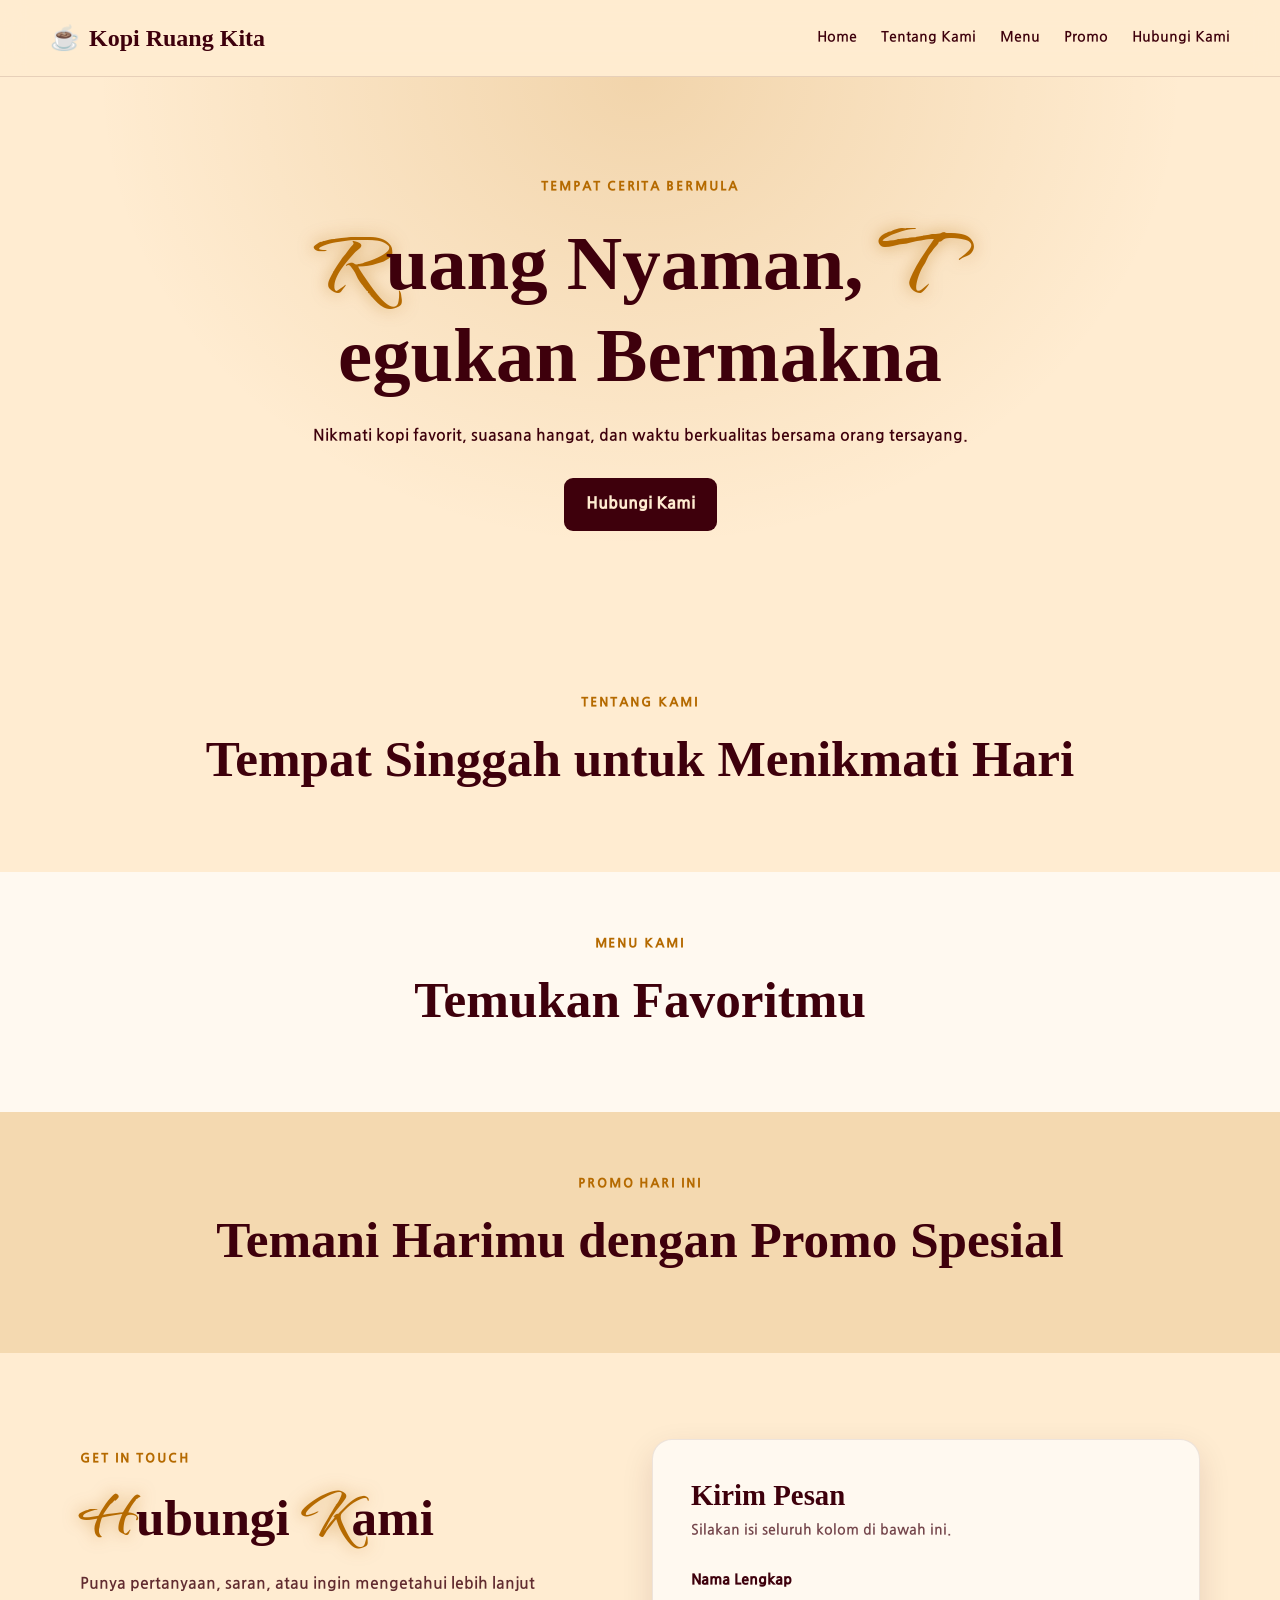
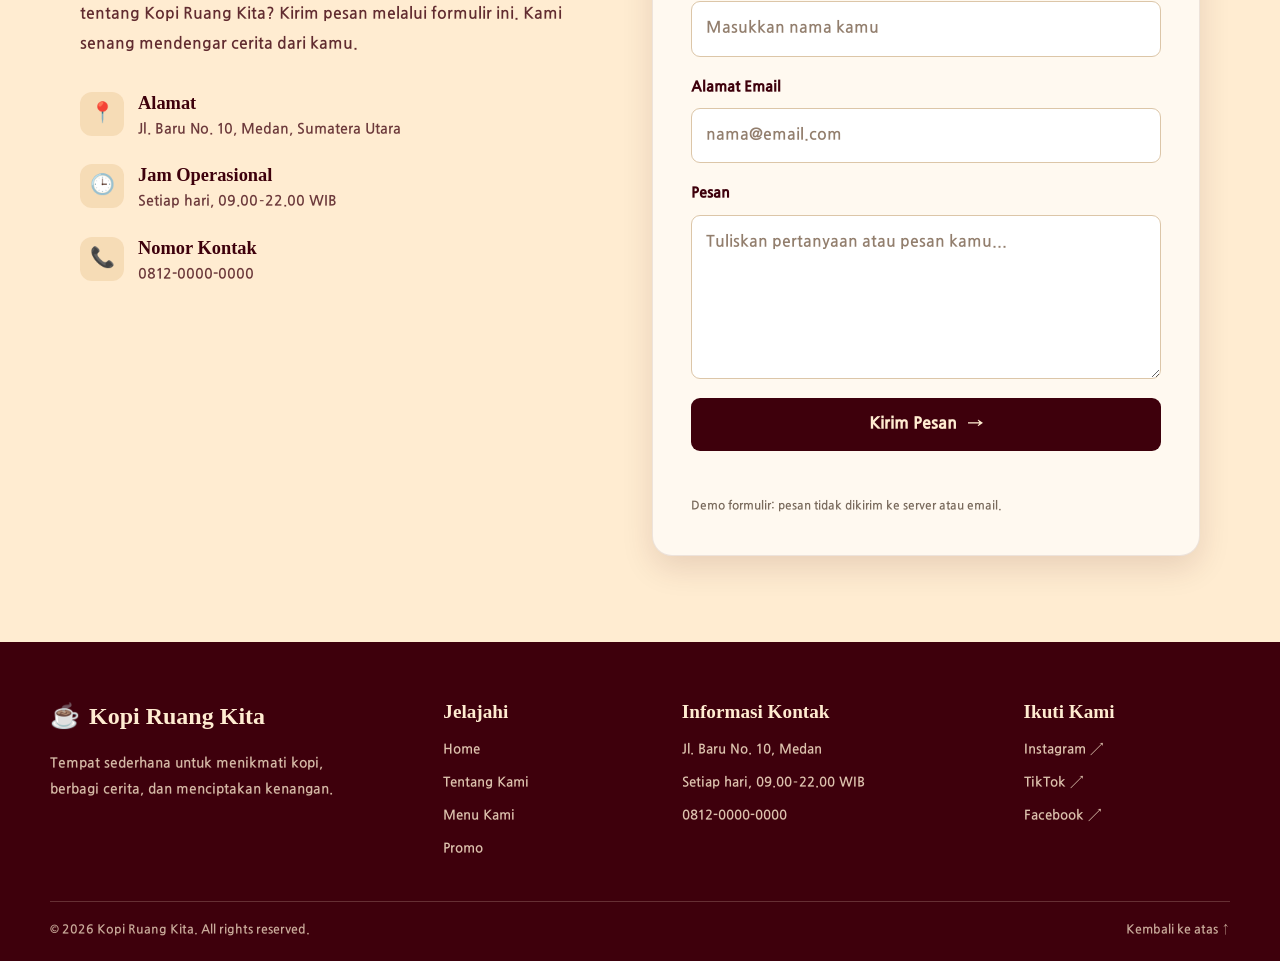
<file: Partial HTML/contact.html>
<!DOCTYPE html>
<html lang="id">
<head>
  <meta charset="UTF-8">
  <meta name="viewport" content="width=device-width, initial-scale=1.0">
  <meta name="description" content="Hubungi Kopi Ruang Kita untuk pertanyaan, saran, dan informasi.">
  <title>Hubungi Kami | Kopi Ruang Kita</title>

  <link rel="preconnect" href="https://fonts.googleapis.com">
  <link rel="preconnect" href="https://fonts.gstatic.com" crossorigin>
  <link href="https://fonts.googleapis.com/css2?family=Jeju+Gothic&family=Qwitcher+Grypen:wght@400;700&display=swap" rel="stylesheet">

  <link rel="stylesheet" href="contact.css">
  <script src="contact.js" defer></script>
</head>
<body>
  <header class="site-header">
    <nav class="nav-container" aria-label="Navigasi utama">
      <a class="brand" href="#home" aria-label="Kopi Ruang Kita - beranda">
        <span class="brand-icon" aria-hidden="true">☕</span>
        <span>Kopi Ruang Kita</span>
      </a>
      <button class="mobile-menu-button" id="mobileMenuButton" type="button"
        aria-expanded="false" aria-controls="mainNav">Menu ☰</button>
      <div class="main-nav" id="mainNav">
        <a href="#home">Home</a>
        <a href="#about">Tentang Kami</a>
        <a href="#menu">Menu</a>
        <a href="#promo">Promo</a>
        <a href="#contact">Hubungi Kami</a>
      </div>
    </nav>
  </header>

  <main>
    <section class="hero-section" id="home">
      <div class="hero-content">
        <p class="eyebrow">TEMPAT CERITA BERMULA</p>
        <h1><span class="heading-initial">R</span>uang Nyaman,
          <span class="heading-initial">T</span>egukan Bermakna</h1>
        <p>Nikmati kopi favorit, suasana hangat, dan waktu berkualitas bersama orang tersayang.</p>
        <a class="primary-button" href="#contact">Hubungi Kami</a>
      </div>
    </section>

    <section class="intro-section" id="about">
      <p class="eyebrow">TENTANG KAMI</p>
      <h2>Tempat Singgah untuk Menikmati Hari</h2>
    </section>

    <section class="intro-section menu-placeholder" id="menu">
      <p class="eyebrow">MENU KAMI</p>
      <h2>Temukan Favoritmu</h2>
    </section>

    <section class="intro-section promo-placeholder" id="promo">
      <p class="eyebrow">PROMO HARI INI</p>
      <h2>Temani Harimu dengan Promo Spesial</h2>
    </section>

    <!-- SECTION HUBUNGI KAMI -->
    <section class="contact-section" id="contact">
      <div class="contact-container">
        <div class="contact-info">
          <p class="eyebrow">GET IN TOUCH</p>
          <h2><span class="heading-initial">H</span>ubungi
            <span class="heading-initial">K</span>ami</h2>
          <p class="contact-description">
            Punya pertanyaan, saran, atau ingin mengetahui lebih lanjut tentang Kopi Ruang Kita?
            Kirim pesan melalui formulir ini. Kami senang mendengar cerita dari kamu.
          </p>

          <div class="info-list">
            <article class="info-item">
              <span class="info-icon" aria-hidden="true">📍</span>
              <div>
                <h3>Alamat</h3>
                <p>Jl. Baru No. 10, Medan, Sumatera Utara</p>
              </div>
            </article>
            <article class="info-item">
              <span class="info-icon" aria-hidden="true">🕒</span>
              <div>
                <h3>Jam Operasional</h3>
                <p>Setiap hari, 09.00–22.00 WIB</p>
              </div>
            </article>
            <article class="info-item">
              <span class="info-icon" aria-hidden="true">📞</span>
              <div>
                <h3>Nomor Kontak</h3>
                <p>0812-0000-0000</p>
              </div>
            </article>
          </div>
        </div>

        <div class="contact-form-card">
          <h3>Kirim Pesan</h3>
          <p class="form-intro">Silakan isi seluruh kolom di bawah ini.</p>

          <form id="contactForm" novalidate>
            <div class="form-group">
              <label for="contactName">Nama Lengkap</label>
              <input id="contactName" name="name" type="text"
                placeholder="Masukkan nama kamu" autocomplete="name"
                aria-describedby="contactFeedback">
            </div>

            <div class="form-group">
              <label for="contactEmail">Alamat Email</label>
              <input id="contactEmail" name="email" type="email"
                placeholder="nama@email.com" autocomplete="email"
                aria-describedby="contactFeedback">
            </div>

            <div class="form-group">
              <label for="contactMessage">Pesan</label>
              <textarea id="contactMessage" name="message" rows="5"
                placeholder="Tuliskan pertanyaan atau pesan kamu..."
                aria-describedby="contactFeedback"></textarea>
            </div>

            <button class="submit-button" type="submit">Kirim Pesan <span aria-hidden="true">→</span></button>
            <p id="contactFeedback" class="form-feedback" role="status" aria-live="polite"></p>
            <p class="privacy-note">Demo formulir: pesan tidak dikirim ke server atau email.</p>
          </form>
        </div>
      </div>
    </section>
  </main>

  <!-- FOOTER -->
  <footer class="site-footer">
    <div class="footer-container">
      <div class="footer-brand-column">
        <a class="footer-brand" href="#home">
          <span aria-hidden="true">☕</span> Kopi Ruang Kita
        </a>
        <p>Tempat sederhana untuk menikmati kopi, berbagi cerita, dan menciptakan kenangan.</p>
      </div>

      <div class="footer-column">
        <h3>Jelajahi</h3>
        <ul>
          <li><a href="#home">Home</a></li>
          <li><a href="#about">Tentang Kami</a></li>
          <li><a href="#menu">Menu Kami</a></li>
          <li><a href="#promo">Promo</a></li>
        </ul>
      </div>

      <div class="footer-column">
        <h3>Informasi Kontak</h3>
        <ul>
          <li>Jl. Baru No. 10, Medan</li>
          <li>Setiap hari, 09.00–22.00 WIB</li>
          <li>0812-0000-0000</li>
        </ul>
      </div>

      <div class="footer-column">
        <h3>Ikuti Kami</h3>
        <ul class="social-links">
          <li><a href="https://www.instagram.com/" target="_blank" rel="noopener noreferrer">Instagram ↗</a></li>
          <li><a href="https://www.tiktok.com/" target="_blank" rel="noopener noreferrer">TikTok ↗</a></li>
          <li><a href="https://www.facebook.com/" target="_blank" rel="noopener noreferrer">Facebook ↗</a></li>
        </ul>
      </div>
    </div>

    <div class="footer-bottom">
      <p>&copy; <span id="footerYear"></span> Kopi Ruang Kita. All rights reserved.</p>
      <a href="#home">Kembali ke atas ↑</a>
    </div>
  </footer>
</body>
</html>
</file>
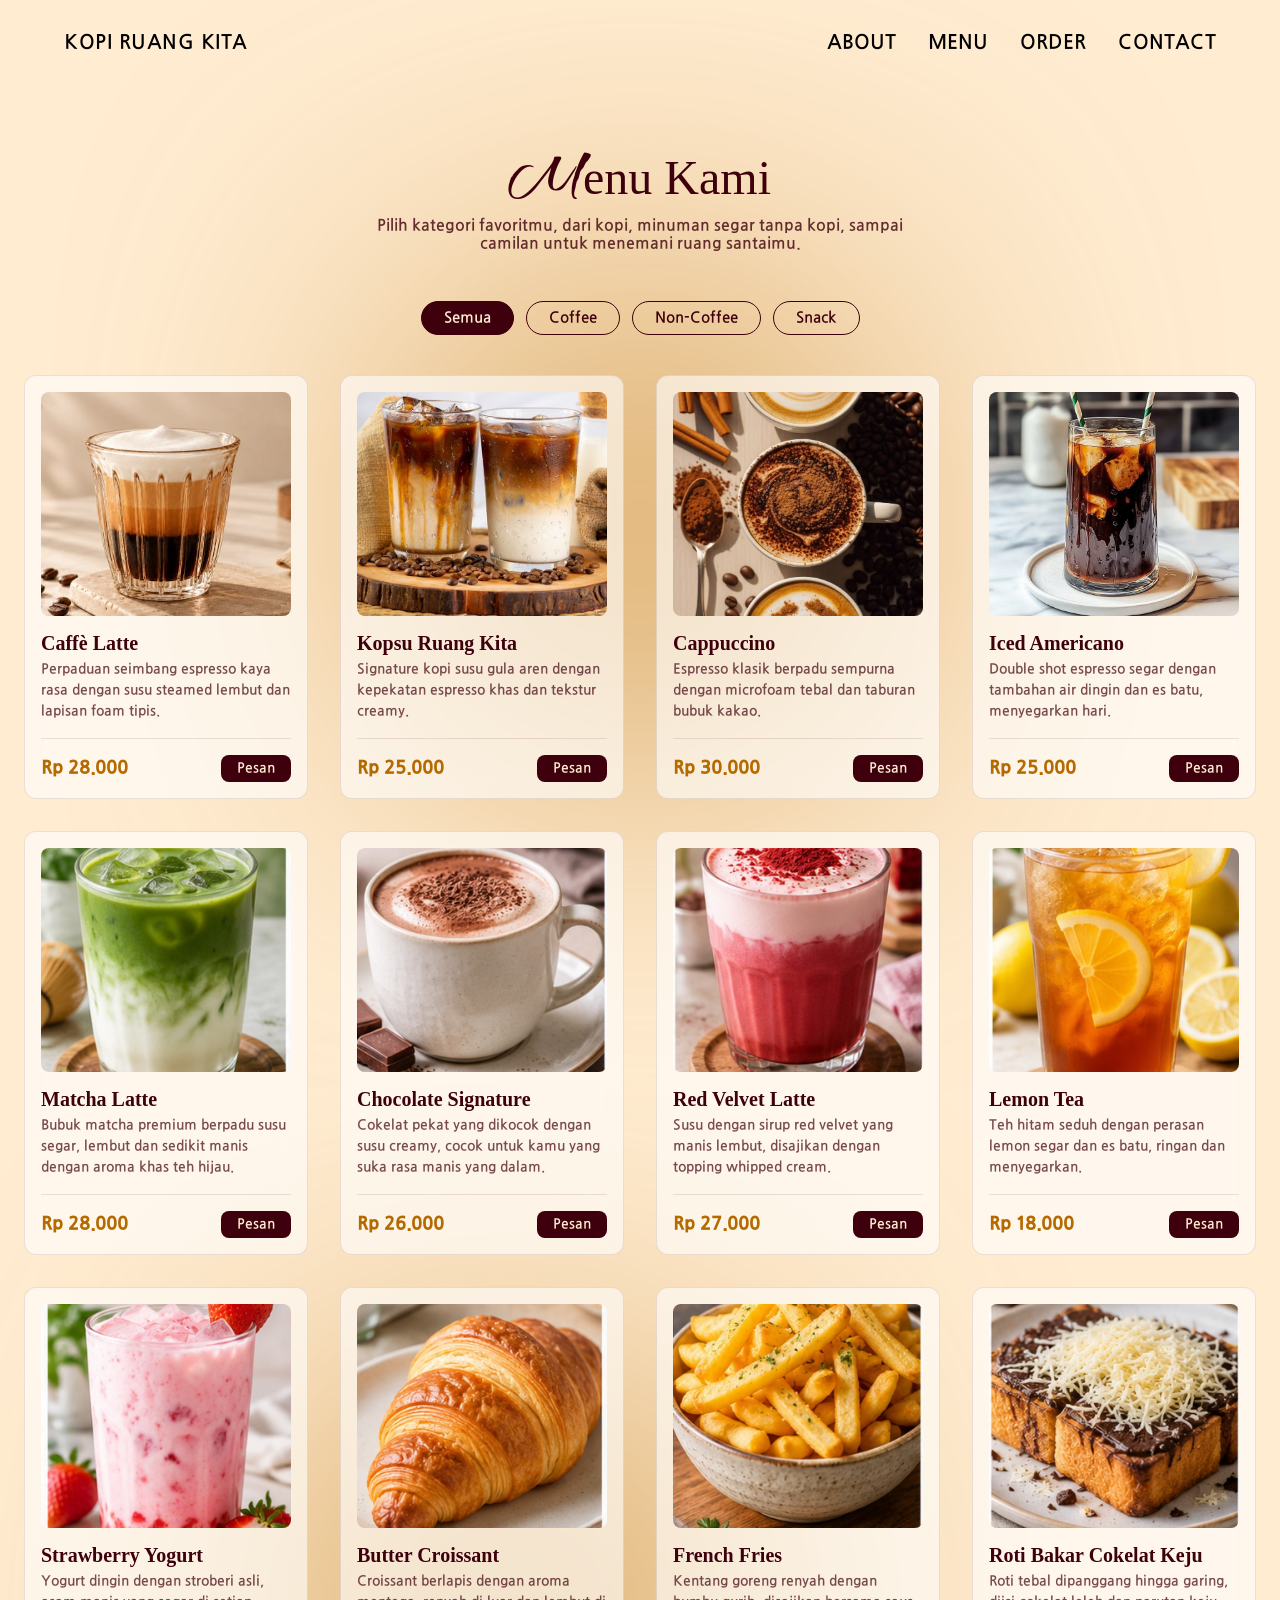
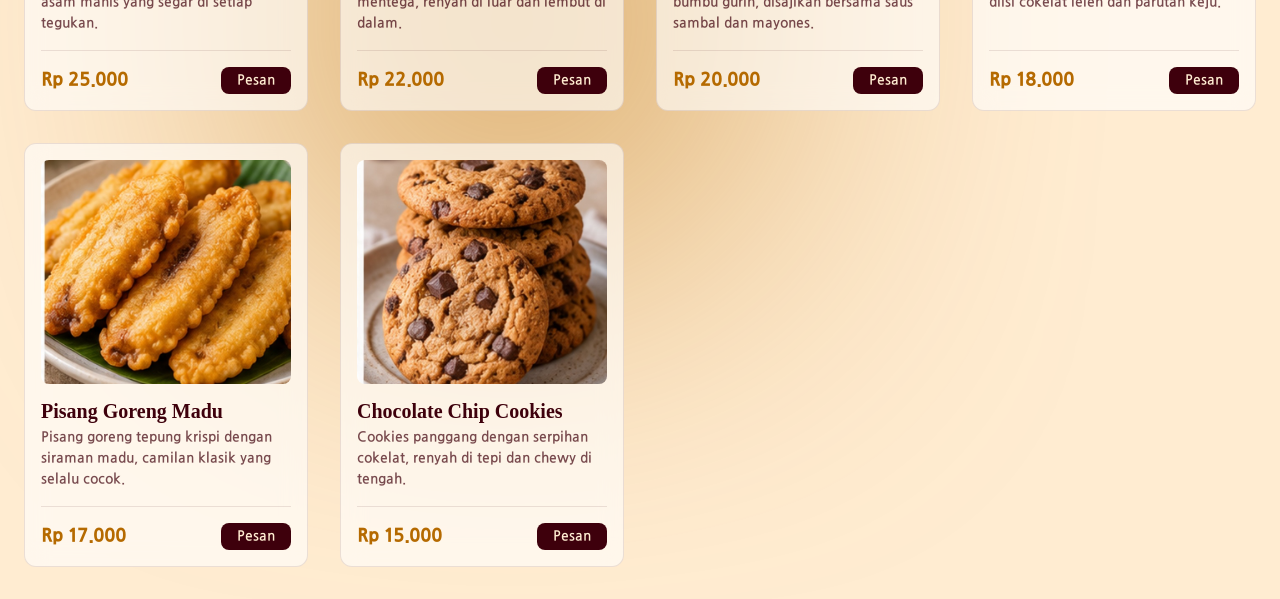
<file: Partial HTML/other-menu.html>
<!DOCTYPE html>
<html lang="id">
<head>
    <meta charset="UTF-8">
    <meta name="viewport" content="width=device-width, initial-scale=1.0">
    <title>Menu - Kopi Ruang Kita</title>

    <link rel="preconnect" href="https://fonts.googleapis.com">
    <link rel="preconnect" href="https://fonts.gstatic.com" crossorigin>
    <link href="https://fonts.googleapis.com/css2?family=Qwitcher+Grypen:wght@400;700&family=Jeju+Gothic&display=swap" rel="stylesheet">

    <link rel="stylesheet" href="other-menu.css">
    <script src="filter.js" defer></script>
</head>
<body>

    <div class="glow glow-1"></div>
    <div class="glow glow-2"></div>

    <nav class="navbar">
        <a href="index.html" class="nav-logo">KOPI RUANG KITA</a>
        <ul class="nav-links">
            <li><a href="about.html">ABOUT</a></li>
            <li><a href="other-menu.html">MENU</a></li>
            <li><a href="order.html">ORDER</a></li>
            <li><a href="contact.html">CONTACT</a></li>
        </ul>
    </nav>

    <section id="menu" class="menu-section">
        <div class="section-header">
            <h1 class="section-title"><span class="first-letter">M</span>enu Kami</h1>
            <p class="section-desc">Pilih kategori favoritmu, dari kopi, minuman segar tanpa kopi, sampai camilan untuk menemani ruang santaimu.</p>
        </div>

        <div class="filter-bar" role="group" aria-label="Filter kategori menu">
            <button type="button" class="filter-btn active" data-category="all">Semua</button>
            <button type="button" class="filter-btn" data-category="coffee">Coffee</button>
            <button type="button" class="filter-btn" data-category="non-coffee">Non-Coffee</button>
            <button type="button" class="filter-btn" data-category="snack">Snack</button>
        </div>

        <div class="menu-grid">

            <div class="menu-item" data-category="coffee" data-name="Caffè Latte">
                <div>
                    <div class="item-image">
                        <img src="kopi-1.jpg" alt="Caffè Latte" style="object-position: bottom;">
                    </div>
                    <h3 class="item-name">Caffè Latte</h3>
                    <p class="item-desc">Perpaduan seimbang espresso kaya rasa dengan susu steamed lembut dan lapisan foam tipis.</p>
                </div>
                <div class="item-footer">
                    <span class="item-price">Rp 28.000</span>
                    <button class="btn-order">Pesan</button>
                </div>
            </div>

            <div class="menu-item" data-category="coffee" data-name="Kopsu Ruang Kita">
                <div>
                    <div class="item-image">
                        <img src="kopi-2.jpg" alt="Kopsu Ruang Kita" style="object-position: bottom;">
                    </div>
                    <h3 class="item-name">Kopsu Ruang Kita</h3>
                    <p class="item-desc">Signature kopi susu gula aren dengan kepekatan espresso khas dan tekstur creamy.</p>
                </div>
                <div class="item-footer">
                    <span class="item-price">Rp 25.000</span>
                    <button class="btn-order">Pesan</button>
                </div>
            </div>

            <div class="menu-item" data-category="coffee" data-name="Cappuccino">
                <div>
                    <div class="item-image">
                        <img src="kopi-3.jpg" alt="Cappuccino" style="object-position: center;">
                    </div>
                    <h3 class="item-name">Cappuccino</h3>
                    <p class="item-desc">Espresso klasik berpadu sempurna dengan microfoam tebal dan taburan bubuk kakao.</p>
                </div>
                <div class="item-footer">
                    <span class="item-price">Rp 30.000</span>
                    <button class="btn-order">Pesan</button>
                </div>
            </div>

            <div class="menu-item" data-category="coffee" data-name="Iced Americano">
                <div>
                    <div class="item-image">
                        <img src="kopi-4.jpg" alt="Iced Americano" style="object-position: bottom;">
                    </div>
                    <h3 class="item-name">Iced Americano</h3>
                    <p class="item-desc">Double shot espresso segar dengan tambahan air dingin dan es batu, menyegarkan hari.</p>
                </div>
                <div class="item-footer">
                    <span class="item-price">Rp 25.000</span>
                    <button class="btn-order">Pesan</button>
                </div>
            </div>

            <div class="menu-item" data-category="non-coffee" data-name="Matcha Latte">
                <div>
                    <div class="item-image">
                        <img src="non-kopi-1.jpg" alt="Matcha Latte" style="object-position: center;">
                    </div>
                    <h3 class="item-name">Matcha Latte</h3>
                    <p class="item-desc">Bubuk matcha premium berpadu susu segar, lembut dan sedikit manis dengan aroma khas teh hijau.</p>
                </div>
                <div class="item-footer">
                    <span class="item-price">Rp 28.000</span>
                    <button class="btn-order">Pesan</button>
                </div>
            </div>

            <div class="menu-item" data-category="non-coffee" data-name="Chocolate Signature">
                <div>
                    <div class="item-image">
                        <img src="non-kopi-2.jpg" alt="Chocolate Signature" style="object-position: center;">
                    </div>
                    <h3 class="item-name">Chocolate Signature</h3>
                    <p class="item-desc">Cokelat pekat yang dikocok dengan susu creamy, cocok untuk kamu yang suka rasa manis yang dalam.</p>
                </div>
                <div class="item-footer">
                    <span class="item-price">Rp 26.000</span>
                    <button class="btn-order">Pesan</button>
                </div>
            </div>

            <div class="menu-item" data-category="non-coffee" data-name="Red Velvet Latte">
                <div>
                    <div class="item-image">
                        <img src="non-kopi-3.jpg" alt="Red Velvet Latte" style="object-position: center;">
                    </div>
                    <h3 class="item-name">Red Velvet Latte</h3>
                    <p class="item-desc">Susu dengan sirup red velvet yang manis lembut, disajikan dengan topping whipped cream.</p>
                </div>
                <div class="item-footer">
                    <span class="item-price">Rp 27.000</span>
                    <button class="btn-order">Pesan</button>
                </div>
            </div>

            <div class="menu-item" data-category="non-coffee" data-name="Lemon Tea">
                <div>
                    <div class="item-image">
                        <img src="non-kopi-4.jpg" alt="Lemon Tea" style="object-position: center;">
                    </div>
                    <h3 class="item-name">Lemon Tea</h3>
                    <p class="item-desc">Teh hitam seduh dengan perasan lemon segar dan es batu, ringan dan menyegarkan.</p>
                </div>
                <div class="item-footer">
                    <span class="item-price">Rp 18.000</span>
                    <button class="btn-order">Pesan</button>
                </div>
            </div>

            <div class="menu-item" data-category="non-coffee" data-name="Strawberry Yogurt">
                <div>
                    <div class="item-image">
                        <img src="non-kopi-5.jpg" alt="Strawberry Yogurt" style="object-position: center;">
                    </div>
                    <h3 class="item-name">Strawberry Yogurt</h3>
                    <p class="item-desc">Yogurt dingin dengan stroberi asli, asam manis yang segar di setiap tegukan.</p>
                </div>
                <div class="item-footer">
                    <span class="item-price">Rp 25.000</span>
                    <button class="btn-order">Pesan</button>
                </div>
            </div>

            <div class="menu-item" data-category="snack" data-name="Butter Croissant">
                <div>
                    <div class="item-image">
                        <img src="snack-1.jpg" alt="Butter Croissant" style="object-position: center;">
                    </div>
                    <h3 class="item-name">Butter Croissant</h3>
                    <p class="item-desc">Croissant berlapis dengan aroma mentega, renyah di luar dan lembut di dalam.</p>
                </div>
                <div class="item-footer">
                    <span class="item-price">Rp 22.000</span>
                    <button class="btn-order">Pesan</button>
                </div>
            </div>

            <div class="menu-item" data-category="snack" data-name="French Fries">
                <div>
                    <div class="item-image">
                        <img src="snack-2.jpg" alt="French Fries" style="object-position: center;">
                    </div>
                    <h3 class="item-name">French Fries</h3>
                    <p class="item-desc">Kentang goreng renyah dengan bumbu gurih, disajikan bersama saus sambal dan mayones.</p>
                </div>
                <div class="item-footer">
                    <span class="item-price">Rp 20.000</span>
                    <button class="btn-order">Pesan</button>
                </div>
            </div>

            <div class="menu-item" data-category="snack" data-name="Roti Bakar Cokelat Keju">
                <div>
                    <div class="item-image">
                        <img src="snack-3.jpg" alt="Roti Bakar Cokelat Keju" style="object-position: center;">
                    </div>
                    <h3 class="item-name">Roti Bakar Cokelat Keju</h3>
                    <p class="item-desc">Roti tebal dipanggang hingga garing, diisi cokelat leleh dan parutan keju.</p>
                </div>
                <div class="item-footer">
                    <span class="item-price">Rp 18.000</span>
                    <button class="btn-order">Pesan</button>
                </div>
            </div>

            <div class="menu-item" data-category="snack" data-name="Pisang Goreng Madu">
                <div>
                    <div class="item-image">
                        <img src="snack-4.jpg" alt="Pisang Goreng Madu" style="object-position: center;">
                    </div>
                    <h3 class="item-name">Pisang Goreng Madu</h3>
                    <p class="item-desc">Pisang goreng tepung krispi dengan siraman madu, camilan klasik yang selalu cocok.</p>
                </div>
                <div class="item-footer">
                    <span class="item-price">Rp 17.000</span>
                    <button class="btn-order">Pesan</button>
                </div>
            </div>

            <div class="menu-item" data-category="snack" data-name="Chocolate Chip Cookies">
                <div>
                    <div class="item-image">
                        <img src="snack-5.jpg" alt="Chocolate Chip Cookies" style="object-position: center;">
                    </div>
                    <h3 class="item-name">Chocolate Chip Cookies</h3>
                    <p class="item-desc">Cookies panggang dengan serpihan cokelat, renyah di tepi dan chewy di tengah.</p>
                </div>
                <div class="item-footer">
                    <span class="item-price">Rp 15.000</span>
                    <button class="btn-order">Pesan</button>
                </div>
            </div>

        </div>
    </section>

</body>
</html>
</file>
<file: Partial HTML/contact.css>
:root {
  --warna-background: #FFECD1;
  --warna-merah-tua: #3E000C;
  --warna-aksen: #B56A00;
  --warna-krem-muda: #FFF9F0;
  --warna-border: #DCC6A8;

  --font-heading: "Times New Roman", Times, serif;
  --font-awal-heading: "Qwitcher Grypen", cursive;
  --font-paragraf: "Jeju Gothic", sans-serif;

  --shadow-card: 0 12px 32px rgba(62, 0, 12, 0.12);
  --shadow-aksen: 0 0 16px rgba(181, 106, 0, 0.55);
}

* {
  box-sizing: border-box;
}

html {
  scroll-behavior: smooth;
  scroll-padding-top: 90px;
}

body {
  margin: 0;
  background: var(--warna-background);
  color: var(--warna-merah-tua);
  font-family: var(--font-paragraf);
  line-height: 1.7;
}

a {
  color: inherit;
}

button,
input,
textarea {
  font: inherit;
}

h1,
h2,
h3,
h4 {
  color: var(--warna-merah-tua);
  font-family: var(--font-heading);
  line-height: 1.2;
}

h1 {
  font-size: clamp(2.6rem, 6vw, 4.8rem);
  margin: 0 0 20px;
}

h2 {
  font-size: clamp(2rem, 4vw, 3.2rem);
  margin: 0 0 20px;
}

h3 {
  font-size: 1.45rem;
  margin: 0 0 12px;
}

p {
  font-family: var(--font-paragraf);
}

.heading-initial {
  display: inline-block;
  color: var(--warna-aksen);
  font-family: var(--font-awal-heading);
  font-size: 1.55em;
  font-weight: 700;
  line-height: 0.8;
  text-shadow: var(--shadow-aksen);
}

/* Navbar */
.site-header {
  position: sticky;
  top: 0;
  z-index: 100;
  background: rgba(255, 236, 209, 0.96);
  border-bottom: 1px solid rgba(62, 0, 12, 0.12);
  backdrop-filter: blur(12px);
}

.nav-container {
  width: min(1180px, calc(100% - 40px));
  min-height: 76px;
  margin: 0 auto;
  display: flex;
  justify-content: space-between;
  align-items: center;
  gap: 24px;
}

.brand,
.footer-brand {
  display: inline-flex;
  align-items: center;
  gap: 9px;
  color: var(--warna-merah-tua);
  text-decoration: none;
  font-family: var(--font-heading);
  font-size: 1.5rem;
  font-weight: bold;
}

.brand-icon {
  color: var(--warna-aksen);
}

.main-nav {
  display: flex;
  align-items: center;
  gap: 24px;
}

.main-nav a {
  text-decoration: none;
  font-size: 0.9rem;
  transition: color 0.2s ease;
}

.main-nav a:hover,
.main-nav a:focus-visible {
  color: var(--warna-aksen);
}

.mobile-menu-button {
  display: none;
  padding: 8px 12px;
  border: 1px solid var(--warna-merah-tua);
  border-radius: 8px;
  background: transparent;
  color: var(--warna-merah-tua);
  cursor: pointer;
}

/* Hero dan placeholder untuk preview mandiri */
.hero-section {
  min-height: 470px;
  padding: 100px 24px;
  display: grid;
  place-items: center;
  text-align: center;
  background:
    radial-gradient(ellipse at top, rgba(181, 106, 0, 0.18), transparent 60%),
    var(--warna-background);
}

.hero-content {
  max-width: 850px;
  animation: rise-in 0.8s ease both;
}

.hero-content > p:not(.eyebrow) {
  max-width: 660px;
  margin: 0 auto 28px;
}

.eyebrow {
  margin: 0 0 14px;
  color: var(--warna-aksen);
  font-size: 0.78rem;
  font-weight: bold;
  letter-spacing: 0.16em;
}

.primary-button,
.submit-button {
  display: inline-flex;
  justify-content: center;
  align-items: center;
  gap: 10px;
  padding: 13px 22px;
  border: 0;
  border-radius: 9px;
  background: var(--warna-merah-tua);
  color: var(--warna-background);
  text-decoration: none;
  font-weight: bold;
  cursor: pointer;
  transition: background 0.2s ease, transform 0.2s ease, box-shadow 0.2s ease;
}

.primary-button:hover,
.submit-button:hover {
  background: var(--warna-aksen);
  box-shadow: 0 6px 18px rgba(181, 106, 0, 0.25);
  transform: translateY(-2px);
}

.intro-section {
  padding: 62px 24px;
  text-align: center;
}

.intro-section p:not(.eyebrow) {
  max-width: 720px;
  margin: 0 auto;
  color: rgba(62, 0, 12, 0.78);
}

.menu-placeholder {
  background: var(--warna-krem-muda);
}

.promo-placeholder {
  background: #F4D9B0;
}

/* Contact section */
.contact-section {
  padding: 86px 24px;
  background: var(--warna-background);
}

.contact-container {
  width: min(1120px, 100%);
  margin: 0 auto;
  display: grid;
  grid-template-columns: minmax(0, 0.95fr) minmax(0, 1.05fr);
  align-items: start;
  gap: clamp(32px, 6vw, 76px);
}

.contact-info {
  padding-top: 10px;
}

.contact-description {
  max-width: 520px;
  margin: 0 0 32px;
  color: rgba(62, 0, 12, 0.82);
  line-height: 1.9;
}

.info-list {
  display: grid;
  gap: 22px;
}

.info-item {
  display: flex;
  align-items: flex-start;
  gap: 14px;
}

.info-icon {
  display: grid;
  width: 44px;
  height: 44px;
  flex: 0 0 44px;
  place-items: center;
  border-radius: 12px;
  background: rgba(181, 106, 0, 0.13);
  font-size: 1.25rem;
}

.info-item h3 {
  margin: 0 0 4px;
  font-size: 1.15rem;
}

.info-item p {
  margin: 0;
  color: rgba(62, 0, 12, 0.76);
  font-size: 0.9rem;
}

.contact-form-card {
  padding: clamp(24px, 4vw, 38px);
  border: 1px solid rgba(62, 0, 12, 0.09);
  border-radius: 20px;
  background: var(--warna-krem-muda);
  box-shadow: var(--shadow-card);
}

.contact-form-card h3 {
  margin-bottom: 7px;
  font-size: 1.8rem;
}

.form-intro {
  margin: 0 0 25px;
  color: rgba(62, 0, 12, 0.72);
  font-size: 0.9rem;
}

.form-group {
  margin-bottom: 19px;
}

.form-group label {
  display: block;
  margin-bottom: 8px;
  color: var(--warna-merah-tua);
  font-size: 0.9rem;
  font-weight: bold;
}

.form-group input,
.form-group textarea {
  display: block;
  width: 100%;
  padding: 13px 14px;
  border: 1px solid var(--warna-border);
  border-radius: 9px;
  background: #FFFFFF;
  color: var(--warna-merah-tua);
  outline: none;
  transition: border-color 0.2s ease, box-shadow 0.2s ease;
}

.form-group textarea {
  min-height: 130px;
  resize: vertical;
}

.form-group input::placeholder,
.form-group textarea::placeholder {
  color: #927E6D;
}

.form-group input:focus,
.form-group textarea:focus {
  border-color: var(--warna-aksen);
  box-shadow: 0 0 0 3px rgba(181, 106, 0, 0.15);
}

.form-group input[aria-invalid="true"],
.form-group textarea[aria-invalid="true"] {
  border-color: #B42318;
}

.submit-button {
  width: 100%;
  min-height: 48px;
}

.form-feedback {
  min-height: 24px;
  margin: 14px 0 0;
  font-size: 0.88rem;
  font-weight: bold;
}

.form-feedback.error {
  color: #B42318;
}

.form-feedback.success {
  color: #176B36;
}

.privacy-note {
  margin: 8px 0 0;
  color: #796A5C;
  font-size: 0.75rem;
}

/* Footer */
.site-footer {
  padding: 54px 24px 20px;
  background: var(--warna-merah-tua);
  color: var(--warna-background);
}

.footer-container {
  width: min(1180px, 100%);
  margin: 0 auto;
  display: grid;
  grid-template-columns: 1.4fr 0.8fr 1.2fr 0.8fr;
  gap: 32px;
}

.footer-brand {
  margin-bottom: 14px;
  color: var(--warna-background);
}

.footer-brand span {
  color: #E9A94E;
}

.footer-brand-column > p {
  max-width: 300px;
  margin: 0;
  color: rgba(255, 236, 209, 0.78);
  font-size: 0.87rem;
  line-height: 1.9;
}

.footer-column h3 {
  margin: 4px 0 16px;
  color: var(--warna-background);
  font-size: 1.2rem;
}

.footer-column ul {
  display: grid;
  gap: 10px;
  margin: 0;
  padding: 0;
  list-style: none;
}

.footer-column li,
.footer-column a {
  color: rgba(255, 236, 209, 0.82);
  font-size: 0.84rem;
  overflow-wrap: anywhere;
}

.footer-column a {
  text-decoration: none;
  transition: color 0.2s ease;
}

.footer-column a:hover,
.footer-column a:focus-visible {
  color: #E9A94E;
}

.footer-bottom {
  width: min(1180px, 100%);
  margin: 40px auto 0;
  padding-top: 18px;
  display: flex;
  justify-content: space-between;
  align-items: center;
  gap: 16px;
  border-top: 1px solid rgba(255, 236, 209, 0.2);
}

.footer-bottom p,
.footer-bottom a {
  margin: 0;
  color: rgba(255, 236, 209, 0.72);
  font-size: 0.78rem;
  text-decoration: none;
}

.footer-bottom a:hover {
  color: #E9A94E;
}

@keyframes rise-in {
  from {
    opacity: 0;
    transform: translateY(18px);
  }
  to {
    opacity: 1;
    transform: translateY(0);
  }
}

/* Responsive */
@media (max-width: 900px) {
  .contact-container {
    grid-template-columns: 1fr;
    gap: 38px;
  }

  .contact-info {
    max-width: 680px;
  }

  .footer-container {
    grid-template-columns: repeat(2, minmax(0, 1fr));
  }
}

@media (max-width: 680px) {
  .nav-container {
    width: calc(100% - 32px);
    min-height: 68px;
    flex-wrap: wrap;
    gap: 10px;
    padding: 12px 0;
  }

  .brand {
    font-size: 1.25rem;
  }

  .mobile-menu-button {
    display: inline-block;
  }

  .main-nav {
    display: none;
    width: 100%;
    padding: 12px 0 4px;
    flex-direction: column;
    align-items: stretch;
    gap: 0;
  }

  .main-nav.is-open {
    display: flex;
  }

  .main-nav a {
    padding: 11px 4px;
    border-top: 1px solid rgba(62, 0, 12, 0.1);
  }

  .hero-section {
    min-height: 400px;
    padding: 76px 20px;
  }

  .contact-section {
    padding: 58px 18px;
  }

  .contact-form-card {
    padding: 23px 18px;
  }

  .footer-container {
    grid-template-columns: 1fr;
    gap: 28px;
  }

  .footer-bottom {
    align-items: flex-start;
    flex-direction: column;
  }
}

@media (prefers-reduced-motion: reduce) {
  *,
  *::before,
  *::after {
    scroll-behavior: auto !important;
    animation-duration: 0.01ms !important;
    transition-duration: 0.01ms !important;
  }
}
</file>
<file: Partial HTML/other-menu.css>
* {
    margin: 0;
    padding: 0;
    box-sizing: border-box;
}

:root {
    --bg: #FFECD1;
    --dark: #3E000C;
    --gold: #B56A00;
}

body {
    background-color: var(--bg);
    color: var(--dark);
    font-family: 'Jeju Gothic', sans-serif;
    position: relative;
    overflow-x: hidden;
    -webkit-font-smoothing: antialiased;
}

.glow {
    position: absolute;
    width: 24rem;
    height: 24rem;
    background-color: var(--gold);
    border-radius: 50%;
    filter: blur(162px);
    pointer-events: none;
    z-index: -1;
}
.glow-1 { top: 15%; left: 50%; transform: translateX(-50%); }
.glow-2 { top: 65%; left: 25%; }

.navbar {
    position: relative;
    z-index: 10;
    max-width: 1440px;
    margin: 0 auto;
    display: flex;
    align-items: center;
    justify-content: space-between;
    padding: 32px 24px;
    font-family: 'Jeju Gothic', sans-serif;
    font-size: 1.125rem;
}
.navbar a {
    color: #000;
    text-decoration: none;
    transition: color 0.3s ease;
}
.navbar a:hover {
    color: var(--dark);
}
.nav-logo {
    letter-spacing: 0.025em;
}
.nav-links {
    display: flex;
    gap: 20px;
    list-style: none;
}
@media (min-width: 768px) {
    .navbar {
        padding: 32px 64px;
        font-size: 20px;
    }
    .nav-links {
        gap: 32px;
    }
}

.menu-section {
    max-width: 1280px;
    margin: 0 auto;
    padding: 64px 24px 32px;
}
.menu-section + .menu-section {
    padding-top: 32px;
    padding-bottom: 64px;
}

.section-header {
    text-align: center;
    margin-bottom: 48px;
}
.section-title {
    font-family: 'Times New Roman', Times, serif;
    font-size: 2.5rem;
    font-weight: normal;
    color: var(--dark);
    margin-bottom: 12px;
}
.section-title .first-letter {
    font-family: 'Qwitcher Grypen', cursive;
    font-size: 4.5rem;
    font-weight: 700;
    line-height: 0;
    margin-right: 4px;
}

.section-desc {
    font-family: 'Jeju Gothic', sans-serif;
    max-width: 576px;
    margin: 0 auto;
    color: rgba(62, 0, 12, 0.8);
}

.menu-grid {
    display: grid;
    grid-template-columns: 1fr;
    gap: 32px;
}

.menu-item {
    display: flex;
    flex-direction: column;
    justify-content: space-between;
    background-color: rgba(255, 255, 255, 0.6);
    backdrop-filter: blur(12px);
    -webkit-backdrop-filter: blur(12px);
    border: 1px solid rgba(62, 0, 12, 0.1);
    border-radius: 12px;
    padding: 16px;
    transition: transform 0.3s ease, box-shadow 0.3s ease;
}
.menu-item:hover {
    transform: translateY(-5px);
    box-shadow: 0 10px 20px rgba(62, 0, 12, 0.15);
}

.item-image {
    height: 224px;
    margin-bottom: 16px;
    overflow: hidden;
    border-radius: 8px;
    background-color: #e5e7eb;
}
.item-image img {
    width: 100%;
    height: 100%;
    object-fit: cover;
    object-position: center;
    transition: transform 0.5s ease;
}
.item-image img:hover {
    transform: scale(1.05);
}

.item-name {
    font-family: 'Times New Roman', Times, serif;
    font-size: 1.25rem;
    font-weight: bold;
    margin-bottom: 4px;
}
.item-desc {
    font-family: 'Jeju Gothic', sans-serif;
    font-size: 0.875rem;
    line-height: 1.5;
    color: rgba(62, 0, 12, 0.7);
    margin-bottom: 16px;
}

.item-footer {
    display: flex;
    align-items: center;
    justify-content: space-between;
    margin-top: auto;
    padding-top: 16px;
    border-top: 1px solid rgba(62, 0, 12, 0.1);
}
.item-price {
    font-family: 'Jeju Gothic', sans-serif;
    font-weight: bold;
    font-size: 1.125rem;
    color: var(--gold);
}
.btn-order {
    font-family: 'Jeju Gothic', sans-serif;
    background-color: var(--dark);
    color: var(--bg);
    border: none;
    padding: 6px 16px;
    border-radius: 8px;
    font-size: 0.875rem;
    cursor: pointer;
    transition: background-color 0.3s ease;
}
.btn-order:hover {
    background-color: var(--gold);
}

@media (min-width: 640px) {
    .menu-grid { grid-template-columns: repeat(2, 1fr); }
}
@media (min-width: 768px) {
    .menu-grid { grid-template-columns: repeat(3, 1fr); }
    .section-title { font-size: 3rem; }
    .section-title .first-letter { font-size: 5rem; }
}
@media (min-width: 1024px) {
    .menu-grid { grid-template-columns: repeat(4, 1fr); }
}
/* ===== Tombol Filter Menu ===== */
.filter-bar {
    display: flex;
    flex-wrap: wrap;
    justify-content: center;
    gap: 12px;
    margin-bottom: 40px;
}
.filter-btn {
    font-family: 'Jeju Gothic', sans-serif;
    font-size: 0.95rem;
    padding: 8px 22px;
    border: 1px solid var(--dark);
    border-radius: 999px;
    background: transparent;
    color: var(--dark);
    cursor: pointer;
    transition: background-color 0.3s ease, color 0.3s ease, border-color 0.3s ease;
}
.filter-btn:hover {
    border-color: var(--gold);
    color: var(--gold);
}
.filter-btn.active {
    background-color: var(--dark);
    border-color: var(--dark);
    color: var(--bg);
}
.filter-btn:focus-visible {
    outline: 3px solid rgba(181, 106, 0, 0.4);
    outline-offset: 2px;
}
</file>
